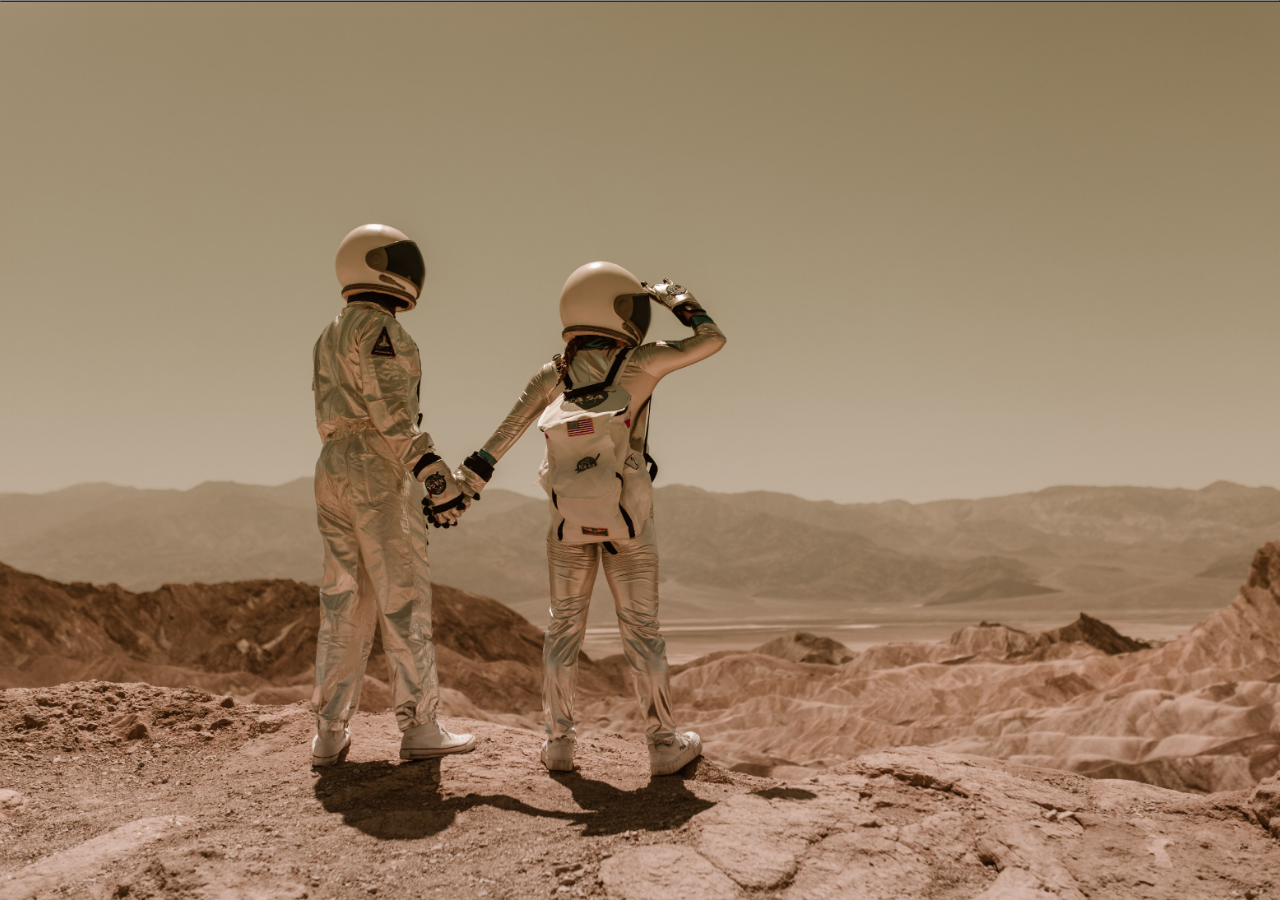
<file: index.html>
<!DOCTYPE html>
<html lang="en">

<head>
    <meta charset="UTF-8">
    <meta name="viewport" content="width=device-width, initial-scale=1.0">
    <title>Home Page</title>
    <link rel="stylesheet" href="css/style.css">
    <script src="js/app.js"></script>
</head>

<body>
    <!-- <h1>Hello</h1>
    <h2>Hello</h2>
    <h3>Hello</h3>
    <h4>Hello</h4>
    <h5>Hello</h5>
    <h6>Hello</h6>   -->


    <!-- <div>
        <dl>
            <dt>
                ICET
            </dt>
            <dd>
                Institute of Computer Engineering and Technology
            </dd>
        </dl>
    </div>

    <div>
        <dl>
            <dt>What is a HTML</dt>
            <dd>Lorem ipsum dolor sit amet consectetur, adipisicing elit. Aspernatur molestias itaque voluptatibus vel
                vitae fuga. Ea ex repudiandae rem veritatis magnam id laudantium, ratione nisi officia, expedita
                suscipit excepturi accusantium.</dd>
        </dl>

        <hr>

        <dl>
            <dt>What is a HTML</dt>
            <dd>Lorem ipsum dolor sit amet consectetur, adipisicing elit. Aspernatur molestias itaque voluptatibus vel
                vitae fuga. Ea ex repudiandae rem veritatis magnam id laudantium, ratione nisi officia, expedita
                suscipit excepturi accusantium.</dd>
        </dl>

        <hr>

        <ol type="A" start="3">
            <li>Jason</li>
            <li>John</li>
            <li>Jane</li>
            <li>
                <ol>
                    <li>Jill</li>
                    <li>Jack</li>
                </ol>
            </li>
            <li>Justin</li>

        </ol>


        <ul style="list-style-type: georgian;"">
            <li>Item 1</li>
            <li>Item 2</li>
            <li>Item 3</li>
        </ul>

        <a href=" https://icet.lk/" target="_blank">iCET Home Page</a>

            <hr>
            <a href="about.html">About Us</a>

            <hr>

            <ul style="list-style-type: none;">
                <li><a href="about.html">About Us</a></li>
                <li><a href="about.html">About Us</a></li>
                <li><a href="about.html">About Us</a></li>
            </ul>

            <hr>

            <img src="img/pexels-rdne-8474497.jpg" alt="martian" width="500px" height="300px">

            <hr>

            <video src="vid/uchiha-sasuke-susanoo-moewalls-com (30).webm" autoplay loop width="500" height="300"
                alt="Susanoo"></video>

            <hr>
            <iframe width="560" height="315" src="https://www.youtube.com/embed/oPZLPUtmROo?si=iEofzO5df_IXXyDr"
                title="YouTube video player" frameborder="0"
                allow="accelerometer; autoplay; clipboard-write; encrypted-media; gyroscope; picture-in-picture; web-share"
                referrerpolicy="strict-origin-when-cross-origin" allowfullscreen></iframe>

            <hr>

            <iframe
                src="https://www.google.com/maps/embed?pb=!1m18!1m12!1m3!1d3962.387413772687!2d79.9074504!3d6.7224919!2m3!1f0!2f0!3f0!3m2!1i1024!2i768!4f13.1!3m3!1m2!1s0x3ae247a4c04ae595%3A0x4060e3527ce41470!2siCET%20-%20Institute%20of%20Computer%20Engineering%20Technology!5e0!3m2!1sen!2ssg!4v1789817303219!5m2!1sen!2ssg"
                width="600" height="450" style="border:0;" allowfullscreen="" loading="lazy"
                referrerpolicy="strict-origin-when-cross-origin"></iframe>

            <hr>

            <select name="options" id="options">
                <option value="option1">Option 1</option>
                <option value="option2">Option 2</option>
                <option value="option3">Option 3</option>
            </select>

            <p>
                Lorem ipsum dolor sit amet consectetur adipisicing elit. Mollitia obcaecati, illum dolorem nobis nisi
                sit est porro dicta veniam, totam inventore eveniet harum distinctio pariatur alias, molestiae id
                tempore modi?
                <br> <br>

                Lorem ipsum dolor sit amet consectetur adipisicing elit. Omnis, nobis!
            </p>



    </div> -->


    <!-- <h1 id="title">Hello Icet</h1>
    <input type="button" value="Click ME" onclick="btnClickMeOnAction()"> -->


    <!-- <h1 id="numberCount">Number Counter - 0</h1>

    <input type="button" value="Increment +" onclick="btnIncrementOnAction()">
    <input type="button" value="Decrement -" onclick="btnDecrementOnAction()"> -->


    <!-- <input type="text" placeholder="Enter Your Name" id="txtName">
    <h1 id="submitedName">My Name is : </h1>
    <input type="button" value="Submit" onclick="btnSubmitOnAction()"> -->


    <!-- <input type="text" placeholder="Input 1st number" id="txtNum1">
    <input type="text" placeholder="Input 2nd number" id="txtNum2">

    <h1 id="outPut">Out Put Is = </h1>

    <input type="button" value = "Add [+]" onclick="btnAddOnAction()">
    <input type="button" value = "Subtract [-]" onclick="btnSubtractOnAction()"> -->


     <!-- Customer Form -->


    <!-- <center><h1>Customer Form</h1></center>

    <input type="text" placeholder="Enter Your Name" id="txtName">
    <input type="text" placeholder="Enter Your Address" id="txtAddress">
    <input type="text" placeholder="Enter Your Age" id="txtAge">
    <input type="text" placeholder="Enter Your Email" id="txtEmail">
    <input type="text" placeholder="Enter Your Salary" id="txtSalary">

    <input type="button" value="Submit" onclick="btnSubmitOnAction()">
    <input type="button" value="Load Table" onclick="btnLoadTableOnAction()">

    <hr>

    <table border="1" id="tblCustomer">
         
        

        
    </table> -->

<!-- ----------------------2026/11/14------------------------ -->
    <!-- <h1>Customer Form</h1>

<input type="text" placeholder="name" id="txtName">
<input type="text" placeholder="address" id="txtAddress">
<input type="text" placeholder="phone" id="txtPhone">
<input type="text" placeholder="email" id="txtEmail">

<input type="button" value="Add Customer" onclick="btnAddCustoemrOnAction()">
<input type="button" value="Load Table" onclick="btnLoadTableOnAction()">

<hr>


<table border="1" id="tblCustomer">


</table> -->

<!-- <center><h1>Guess Number</h1></center>
<p>Guess the number between 1 and 10</p>

<input type="text" placeholder="Enter a number between 1 and 10" id="txtGuess">
<input type="button" value="Submit" onclick="btnSubmitGuessOnAction()"> -->



<table border="1" id="tblCustomer" width="100%">


</table>


</body>

</html>
</file>
<file: css/style.css>
/* *{
    margin: 0;
    padding: 0;
}

h1 {
     background-color: orange;
     color: blue;
     text-align: center;
 }

 p {
     background-color: blueviolet;
   
 }

 body{
    background-color: rgb(172, 174, 171);
    font-family: 'Courier New', Courier, monospace;
   ;
 }

 .bg-color{
    background-color: black;
    color: white;
 }

 /* element selectors
    class selectors - use dote(.)
    id selectors - use hash(#)
    global selectors - use asterisk(*)
     */

/* #bg-p-color{
    background-color: bisque;
/* } */

/* css properties */
*{
    margin: 0;
}

.bg-h1-one {
    background-color: blue;
    color: white;
    text-align: center;
    padding: 50px;
    margin: 50px;

}

.bg-h1-two {
    background-color: green;
    color: white;
    text-align: center;
    padding: 25px 55px 5px 80px;  /* top right bottom left */
    /* padding-top: 20px;
    padding-bottom: 10px;
    padding-left: 30px;
    padding-right: 50px; */

   margin: 50px 100px 20px 15px;  /* top right bottom left */
}

body{
    background-color: rgb(172, 174, 171);
    font-family: 'Courier New', Courier, monospace;
    background-image: url('../img/pexels-rdne-8474497.jpg');
    background-size: cover;
    background-repeat: no-repeat;
    background-attachment: fixed;
    background-position: center;
 }
</file>
